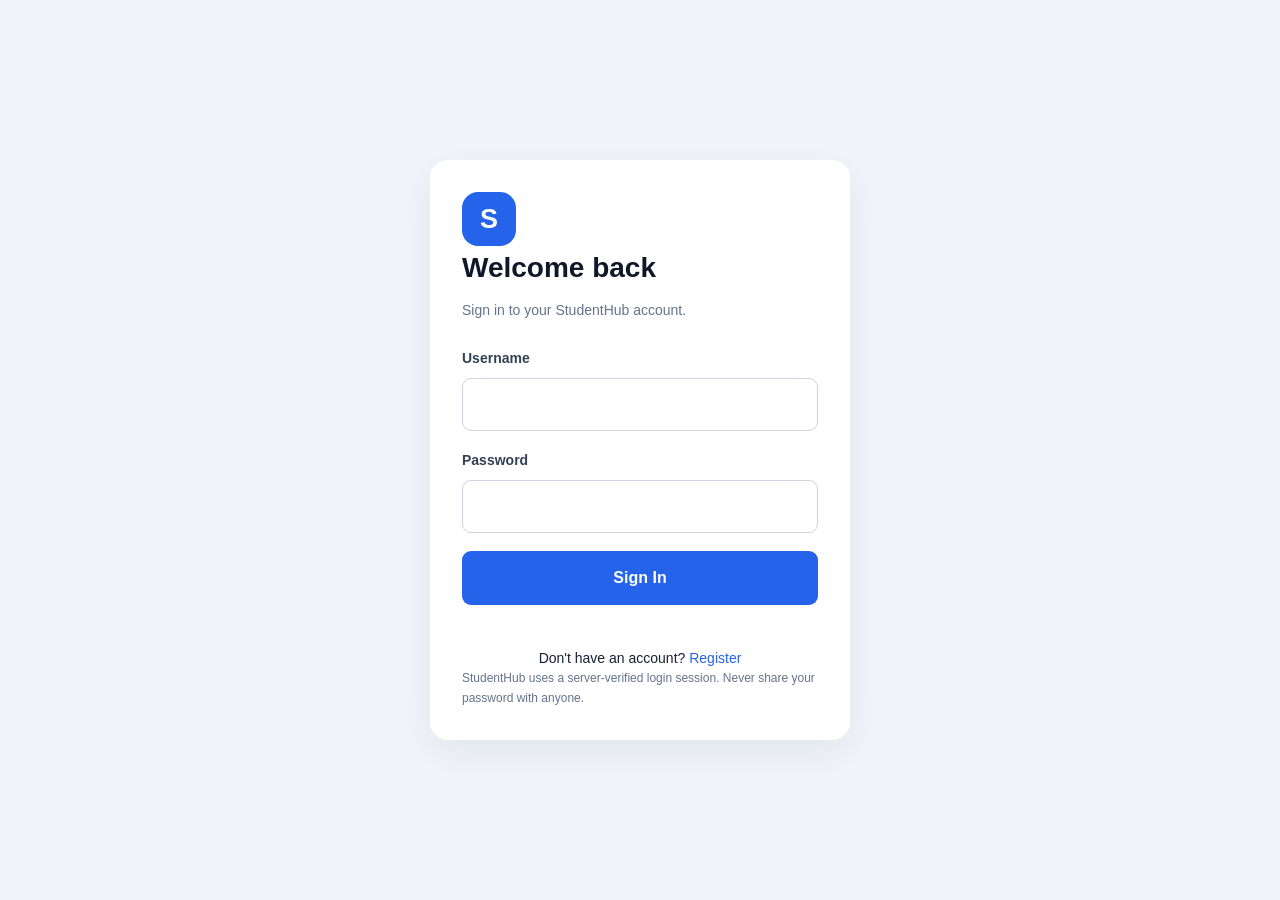
<file: index.html>
<!DOCTYPE html>
<html lang="en">
<head>
    <meta charset="UTF-8">
    <meta name="viewport" content="width=device-width, initial-scale=1.0">

    <title>StudentHub - Student Management Dashboard</title>
    <meta name="theme-color" content="#2563eb">
    <meta name="description" content="Manage student records with StudentHub.">
    <link rel="stylesheet" href="style.css">
</head>
<body>

<div class="app-layout">

    <!-- SIDEBAR -->
    <aside class="sidebar" id="sidebar">
        <a href="#dashboard" class="brand">
            <span class="brand-icon">S</span>
            <span>Student<span class="brand-light">Hub</span></span>
        </a>

        <p class="nav-label">MAIN MENU</p>

        <nav class="side-nav">
            <a href="#dashboard" class="nav-link active">
                <span class="nav-icon">⌂</span>
                <span>Dashboard</span>
            </a>

            <a href="#students" class="nav-link">
                <span class="nav-icon">♙</span>
                <span>Students</span>
            </a>

            <a href="#contact" class="nav-link">
                <span class="nav-icon">✉</span>
                <span>Messages</span>
            </a>

            <a href="#reports" class="nav-link">
                <span class="nav-icon">▥</span>
                <span>Reports</span>
            </a>
        </nav>

        <div class="sidebar-bottom">
            <p class="nav-label">PREFERENCES</p>

            <a href="#contact" class="nav-link">
                <span class="nav-icon">⚙</span>
                <span>Settings / Contact</span>
            </a>

            <div class="sidebar-note">
                <span class="note-icon">✦</span>
                <strong>Keep learning!</strong>
                <p>Organize your student records in one place.</p>
            </div>
        </div>
    </aside>

    <!-- MAIN AREA -->
    <main class="main-area" id="dashboard">

        <!-- TOPBAR -->
        <header class="topbar">
            <div class="topbar-left">
                <button
                    type="button"
                    class="menu-toggle"
                    id="menuToggle"
                    aria-label="Toggle navigation"
                    aria-expanded="false"
                >☰</button>

                <div>
                    <h1>Dashboard</h1>
                    <p class="topbar-subtitle">
                        Welcome back! Here's your student overview.
                    </p>
                </div>
            </div>

            
<div class="admin-profile">
    <div class="admin-avatar" id="currentAvatar">U</div>
    <div>
        <strong id="currentUsername">User</strong>
        <span id="currentUserRole">User</span>
    </div>
    <button type="button" id="logoutBtn" class="secondary-button">
        Logout
    </button>
</div>


        <div class="dashboard-content">

            <!-- PAGE INTRO -->
            <section class="welcome-banner">
                <div>
                    <span class="eyebrow">STUDENT MANAGEMENT SYSTEM</span>
                    <h2>Manage your students easily.</h2>
                    <p>View, organize and update your student records.</p>
                </div>

                <a class="primary-button banner-button" href="#studentForm">
                    <span>＋</span> Add New Student
                </a>
            </section>

            <!-- STATISTIC CARDS -->
            <section class="stats-grid" aria-label="Student statistics">

                <article class="stat-card">
                    <div class="stat-top">
                        <span class="stat-label">Total Students</span>
                        <span class="stat-icon blue">♙</span>
                    </div>
                    <strong class="stat-number" id="totalStudents">0</strong>
                    <span class="stat-caption">All saved student records</span>
                </article>

                <article class="stat-card">
                    <div class="stat-top">
                        <span class="stat-label">Different Majors</span>
                        <span class="stat-icon purple">▤</span>
                    </div>
                    <strong class="stat-number" id="totalMajors">0</strong>
                    <span class="stat-caption">Unique majors in your records</span>
                </article>

                <article class="stat-card">
                    <div class="stat-top">
                        <span class="stat-label">Average Age</span>
                        <span class="stat-icon green">◷</span>
                    </div>
                    <strong class="stat-number" id="averageAge">0</strong>
                    <span class="stat-caption">Based on saved student ages</span>
                </article>

                <article class="stat-card">
                    <div class="stat-top">
                        <span class="stat-label">Search Results</span>
                        <span class="stat-icon orange">⌕</span>
                    </div>
                    <strong class="stat-number" id="searchResults">0</strong>
                    <span class="stat-caption">Students matching your search</span>
                </article>

            </section>

            <!-- CHART AND QUICK SUMMARY -->
            <section class="overview-grid" id="reports">

                <article class="panel chart-panel">
                    <div class="panel-heading">
                        <div>
                            <h2>Students by Major</h2>
                            <p>Distribution of saved student records</p>
                        </div>
                        <span class="panel-badge">Overview</span>
                    </div>

                    <div id="majorChart" class="major-chart">
                        <p class="empty-chart">
                            Add students to see your major statistics.
                        </p>
                    </div>
                </article>

                <article class="panel quick-panel">
                    <div class="panel-heading">
                        <div>
                            <h2>Quick Actions</h2>
                            <p>Common tasks</p>
                        </div>
                    </div>

                    <a href="#studentForm" class="quick-action">
                        <span class="quick-icon blue">＋</span>
                        <span>
                            <strong>Add a Student</strong>
                            <small>Create a new student record</small>
                        </span>
                        <span class="action-arrow">›</span>
                    </a>

                    <a href="#search" class="quick-action">
                        <span class="quick-icon purple">⌕</span>
                        <span>
                            <strong>Find a Student</strong>
                            <small>Search your saved records</small>
                        </span>
                        <span class="action-arrow">›</span>
                    </a>

                    <a href="#contact" class="quick-action">
                        <span class="quick-icon green">✉</span>
                        <span>
                            <strong>Send a Message</strong>
                            <small>Contact through Telegram</small>
                        </span>
                        <span class="action-arrow">›</span>
                    </a>
                </article>

            </section>

            <!-- STUDENT MANAGEMENT -->
            <section class="panel students-panel" id="students">

                <div class="panel-heading students-heading">
                    <div>
                        <h2>Student Records</h2>
                        <p>Manage all your student information here.</p>
                    </div>

                    <a href="#studentForm" class="primary-button">
                        ＋ Add Student
                    </a>
                </div>

                <!-- ADD / EDIT FORM -->
                <details class="form-disclosure" id="studentFormSection">
                    <summary id="formSummary">＋ Add a new student</summary>

                    <form id="studentForm" class="student-form">
                        <input type="hidden" id="studentId">

                        <div class="field">
                            <label for="name">Student Name</label>
                            <input
                                type="text"
                                id="name"
                                placeholder="Enter student name"
                                maxlength="100"
                                required
                            >
                        </div>

                        <div class="field">
                            <label for="age">Age</label>
                            <input
                                type="number"
                                id="age"
                                placeholder="Enter age"
                                min="1"
                                max="120"
                                step="1"
                                required
                            >
                        </div>

                        <div class="field">
                            <label for="major">Major</label>
                            <input
                                type="text"
                                id="major"
                                placeholder="Enter major"
                                maxlength="100"
                                required
                            >
                        </div>

                        <div class="form-buttons">
                            <button
                                type="submit"
                                id="submitBtn"
                                class="primary-button"
                            >
                                Add Student
                            </button>

                            <button
                                type="button"
                                id="cancelEditBtn"
                                class="secondary-button"
                                hidden
                            >
                                Cancel
                            </button>
                        </div>
                    </form>
                </details>

                <!-- SEARCH -->
                <div class="table-toolbar">
                    <div class="search-box">
                        <span aria-hidden="true">⌕</span>
                        <input
                            type="search"
                            id="search"
                            placeholder="Search by name or major..."
                            aria-label="Search students"
                        >
                    </div>

                    <span id="count" class="results-count">
                        Showing 0 students
                    </span>
                </div>

                <!-- TABLE -->
                <div class="table-wrapper">
                    <table>
                        <thead>
                            <tr>
                                <th>Student ID</th>
                                <th>Name</th>
                                <th>Age</th>
                                <th>Major</th>
                                <th>Actions</th>
                            </tr>
                        </thead>

                        <tbody id="studentList"></tbody>
                    </table>
                </div>

                <p
                    id="message"
                    class="status-message"
                    role="status"
                    aria-live="polite"
                ></p>

                <!-- DATABASE STATUS TEXT -->
                <div class="table-footer">
                    <span>
                        Student records are saved in the online database.
                    </span>
                    <a href="#dashboard">Back to top ↑</a>
                </div>

            </section>

            <!-- CONTACT FORM -->
            <section class="panel contact-panel" id="contact">
                <div class="panel-heading">
                    <div>
                        <h2>Contact &amp; Messages</h2>
                        <p>
                            Send a message to your connected Telegram chat.
                        </p>
                    </div>

                    <span class="telegram-label">✉ Telegram</span>
                </div>

                <form id="contactForm" class="contact-form">

                    <div class="field">
                        <label for="contactName">Your Name</label>
                        <input
                            type="text"
                            id="contactName"
                            name="name"
                            placeholder="Enter your name"
                            maxlength="100"
                            autocomplete="name"
                            required
                        >
                    </div>

                    <div class="field">
                        <label for="contactMessage">Your Message</label>
                        <textarea
                            id="contactMessage"
                            name="message"
                            placeholder="Write your message..."
                            maxlength="2000"
                            rows="4"
                            required
                        ></textarea>
                    </div>

                    <div class="contact-submit-row">
                        <button
                            type="submit"
                            id="sendBtn"
                            class="primary-button"
                        >
                            Send Message →
                        </button>

                        <p
                            id="formStatus"
                            role="status"
                            aria-live="polite"
                        ></p>
                    </div>

                </form>
            </section>

            <!-- FOOTER -->
            <footer class="page-footer">
                <span>© 2026 Meng hor</span>
                <span>Student Management Dashboard</span>
            </footer>

        </div>
    </main>

</div>

<div class="sidebar-overlay" id="sidebarOverlay"></div>

<script src="script.js"></script>
</body>
</html>
</file>
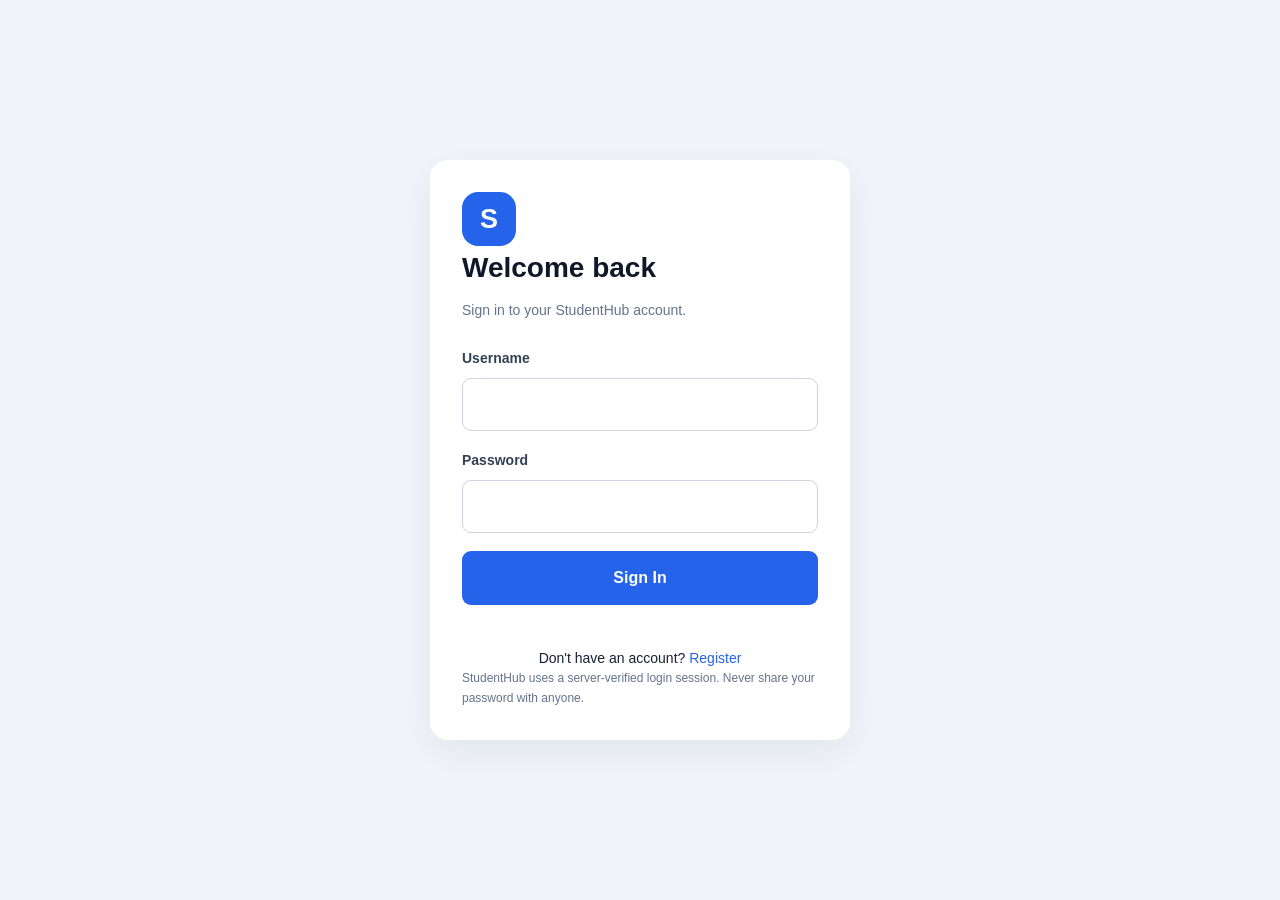
<file: login.html>
<!DOCTYPE html>
<html lang="en">
<head>
    <meta charset="UTF-8">
    <meta name="viewport" content="width=device-width, initial-scale=1.0">
    <title>Login - StudentHub</title>
    <link rel="stylesheet" href="style.css">
    <style>
        body {
            min-height: 100vh;
            margin: 0;
            display: grid;
            place-items: center;
            padding: 20px;
            box-sizing: border-box;
            background: #f1f5f9;
            font-family: Arial, sans-serif;
        }
        .auth-card {
            width: 100%;
            max-width: 420px;
            box-sizing: border-box;
            padding: 32px;
            border-radius: 18px;
            background: white;
            box-shadow: 0 12px 40px #0f172a12;
        }
        .auth-logo {
            display: grid;
            place-items: center;
            width: 54px;
            height: 54px;
            border-radius: 16px;
            background: #2563eb;
            color: white;
            font-size: 27px;
            font-weight: bold;
        }
        h1 { margin-bottom: 8px; color: #0f172a; }
        .subtitle { margin-bottom: 26px; color: #64748b; }
        .auth-field { margin-bottom: 18px; }
        .auth-field label {
            display: block;
            margin-bottom: 8px;
            font-weight: 600;
            color: #334155;
        }
        .auth-field input {
            width: 100%;
            box-sizing: border-box;
            padding: 13px;
            border: 1px solid #cbd5e1;
            border-radius: 9px;
            font-size: 16px;
        }
        .auth-button {
            width: 100%;
            padding: 14px;
            border: 0;
            border-radius: 9px;
            background: #2563eb;
            color: white;
            font-size: 16px;
            font-weight: bold;
            cursor: pointer;
        }
        .auth-button:disabled { opacity: .65; cursor: wait; }
        .auth-message { min-height: 22px; font-size: 14px; }
        .auth-links { margin-top: 20px; text-align: center; }
        .auth-links a { color: #2563eb; text-decoration: none; }
        .auth-help { color: #64748b; font-size: 12px; line-height: 1.6; }
    </style>
</head>
<body>
    <main class="auth-card">
        <div class="auth-logo">S</div>
        <h1>Welcome back</h1>
        <p class="subtitle">Sign in to your StudentHub account.</p>

        <form id="loginForm">
            <div class="auth-field">
                <label for="username">Username</label>
                <input
                    id="username"
                    name="username"
                    autocomplete="username"
                    minlength="3"
                    maxlength="30"
                    required
                >
            </div>

            <div class="auth-field">
                <label for="password">Password</label>
                <input
                    id="password"
                    name="password"
                    type="password"
                    autocomplete="current-password"
                    required
                >
            </div>

            <button class="auth-button" id="loginButton" type="submit">
                Sign In
            </button>

            <p class="auth-message" id="authMessage" role="status"></p>
        </form>

        <p class="auth-links">
            Don't have an account?
            <a href="register.html">Register</a>
        </p>

        <p class="auth-help">
            StudentHub uses a server-verified login session.
            Never share your password with anyone.
        </p>
    </main>

    <script src="auth.js"></script>
</body>
</html>
</file>
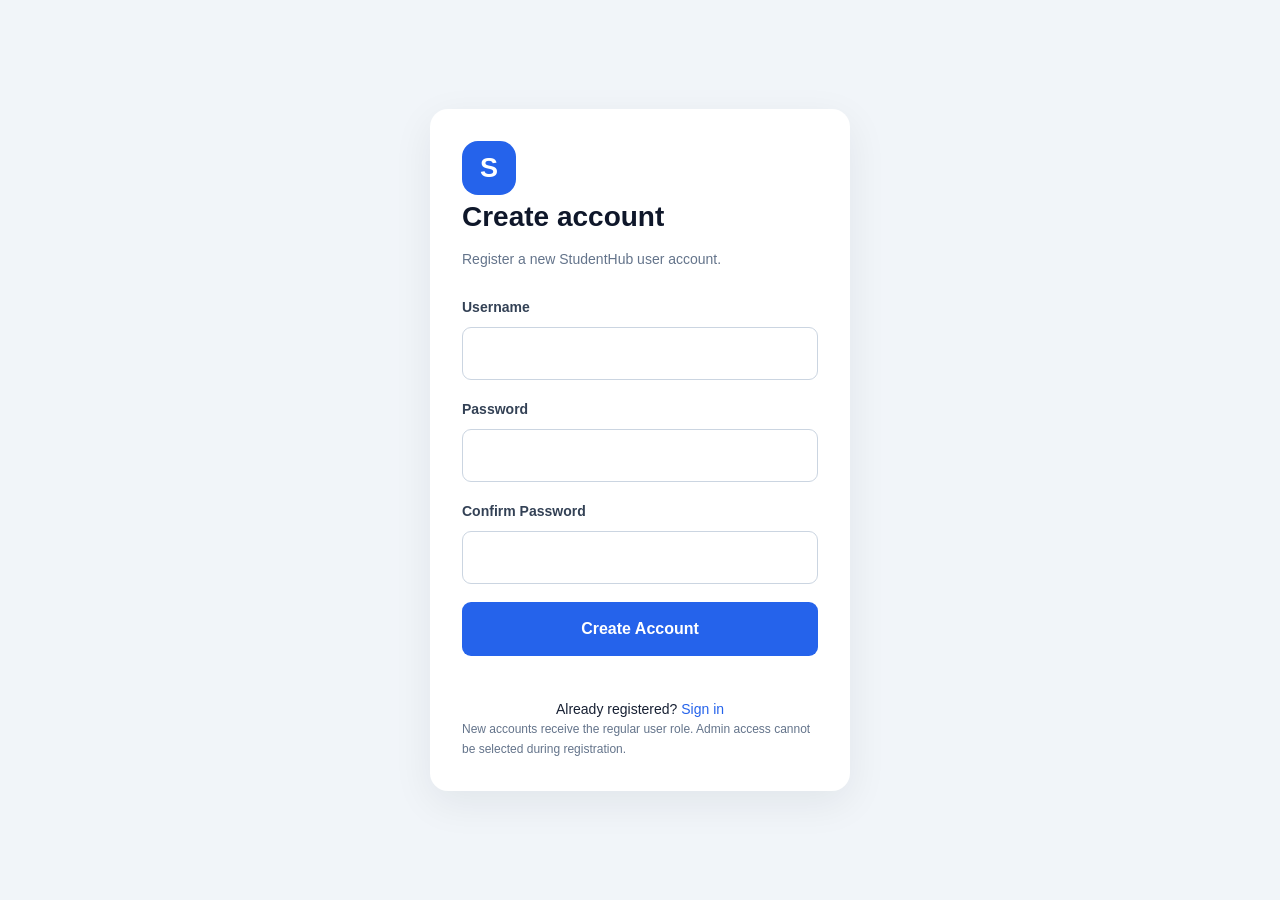
<file: register.html>
<!DOCTYPE html>
<html lang="en">
<head>
    <meta charset="UTF-8">
    <meta name="viewport" content="width=device-width, initial-scale=1.0">
    <title>Register - StudentHub</title>
    <link rel="stylesheet" href="style.css">
    <style>
        body {
            min-height: 100vh;
            margin: 0;
            display: grid;
            place-items: center;
            padding: 20px;
            box-sizing: border-box;
            background: #f1f5f9;
            font-family: Arial, sans-serif;
        }
        .auth-card {
            width: 100%;
            max-width: 420px;
            box-sizing: border-box;
            padding: 32px;
            border-radius: 18px;
            background: white;
            box-shadow: 0 12px 40px #0f172a12;
        }
        .auth-logo {
            display: grid;
            place-items: center;
            width: 54px;
            height: 54px;
            border-radius: 16px;
            background: #2563eb;
            color: white;
            font-size: 27px;
            font-weight: bold;
        }
        h1 { margin-bottom: 8px; color: #0f172a; }
        .subtitle { margin-bottom: 26px; color: #64748b; }
        .auth-field { margin-bottom: 18px; }
        .auth-field label {
            display: block;
            margin-bottom: 8px;
            font-weight: 600;
            color: #334155;
        }
        .auth-field input {
            width: 100%;
            box-sizing: border-box;
            padding: 13px;
            border: 1px solid #cbd5e1;
            border-radius: 9px;
            font-size: 16px;
        }
        .auth-button {
            width: 100%;
            padding: 14px;
            border: 0;
            border-radius: 9px;
            background: #2563eb;
            color: white;
            font-size: 16px;
            font-weight: bold;
            cursor: pointer;
        }
        .auth-button:disabled { opacity: .65; cursor: wait; }
        .auth-message { min-height: 22px; font-size: 14px; }
        .auth-links { margin-top: 20px; text-align: center; }
        .auth-links a { color: #2563eb; text-decoration: none; }
        .auth-help { color: #64748b; font-size: 12px; line-height: 1.6; }
    </style>
</head>
<body>
    <main class="auth-card">
        <div class="auth-logo">S</div>
        <h1>Create account</h1>
        <p class="subtitle">Register a new StudentHub user account.</p>

        <form id="registerForm">
            <div class="auth-field">
                <label for="username">Username</label>
                <input
                    id="username"
                    name="username"
                    autocomplete="username"
                    minlength="3"
                    maxlength="30"
                    pattern="[A-Za-z0-9_.-]+"
                    title="Use letters, numbers, periods, underscores or hyphens."
                    required
                >
            </div>

            <div class="auth-field">
                <label for="password">Password</label>
                <input
                    id="password"
                    name="password"
                    type="password"
                    autocomplete="new-password"
                    minlength="10"
                    maxlength="128"
                    required
                >
            </div>

            <div class="auth-field">
                <label for="confirmPassword">Confirm Password</label>
                <input
                    id="confirmPassword"
                    name="confirmPassword"
                    type="password"
                    autocomplete="new-password"
                    minlength="10"
                    maxlength="128"
                    required
                >
            </div>

            <button class="auth-button" id="registerButton" type="submit">
                Create Account
            </button>

            <p class="auth-message" id="authMessage" role="status"></p>
        </form>

        <p class="auth-links">
            Already registered?
            <a href="login.html">Sign in</a>
        </p>

        <p class="auth-help">
            New accounts receive the regular user role.
            Admin access cannot be selected during registration.
        </p>
    </main>

    <script src="auth.js"></script>
</body>
</html>
</file>
<file: style.css>
/* ==========================================
   STUDENTHUB DASHBOARD
   Blue & White Responsive UI
========================================== */

:root {
    --blue: #2563eb;
    --blue-dark: #1d4ed8;
    --blue-soft: #eff6ff;
    --purple-soft: #f3e8ff;
    --green-soft: #dcfce7;
    --orange-soft: #ffedd5;
    --bg: #f4f6fb;
    --white: #ffffff;
    --text: #172033;
    --muted: #7b8497;
    --border: #e8ebf2;
    --danger: #e5484d;
    --shadow: 0 5px 24px rgba(31, 49, 85, .045);
}

* {
    box-sizing: border-box;
    margin: 0;
    padding: 0;
}

html {
    scroll-behavior: smooth;
    scroll-padding-top: 24px;
}

body {
    font-family: Inter, "Segoe UI", Arial, sans-serif;
    background: var(--bg);
    color: var(--text);
    font-size: 14px;
    line-height: 1.6;
}

a {
    color: inherit;
    text-decoration: none;
}

button,
input,
textarea {
    font: inherit;
}

button,
a,
summary {
    -webkit-tap-highlight-color: transparent;
}

button {
    cursor: pointer;
}

button:disabled {
    opacity: .6;
    cursor: not-allowed;
}

input,
textarea {
    width: 100%;
    min-width: 0;
    padding: 12px 14px;
    color: var(--text);
    background: #fff;
    border: 1px solid #e1e6ef;
    border-radius: 10px;
    outline: none;
    transition: border-color .2s, box-shadow .2s;
}

input::placeholder,
textarea::placeholder {
    color: #a0a8b8;
}

input:focus,
textarea:focus {
    border-color: var(--blue);
    box-shadow: 0 0 0 3px rgba(37, 99, 235, .1);
}

textarea {
    resize: vertical;
    min-height: 110px;
}

[hidden] {
    display: none !important;
}

/* LAYOUT */

.app-layout {
    min-height: 100vh;
}

.sidebar {
    width: 250px;
    position: fixed;
    inset: 0 auto 0 0;
    z-index: 100;
    display: flex;
    flex-direction: column;
    padding: 28px 18px 20px;
    background: var(--white);
    border-right: 1px solid var(--border);
    transition: transform .25s ease;
}

.brand {
    display: flex;
    align-items: center;
    gap: 11px;
    padding: 0 9px 30px;
    font-size: 21px;
    font-weight: 800;
    letter-spacing: -.7px;
}

.brand-icon {
    width: 36px;
    height: 36px;
    display: grid;
    place-items: center;
    color: white;
    background: linear-gradient(135deg, #4285ff, #1d4ed8);
    border-radius: 11px;
    box-shadow: 0 5px 12px rgba(37, 99, 235, .2);
}

.brand-light {
    color: var(--blue);
}

.nav-label {
    padding: 0 12px;
    margin: 15px 0 10px;
    color: #a1a9b8;
    font-size: 10px;
    font-weight: 800;
    letter-spacing: 1.3px;
}

.side-nav {
    display: grid;
    gap: 6px;
}

.nav-link {
    display: flex;
    align-items: center;
    gap: 13px;
    padding: 12px 13px;
    color: #69758a;
    border-radius: 10px;
    font-weight: 600;
    transition: background .2s, color .2s;
}

.nav-icon {
    width: 23px;
    text-align: center;
    font-size: 20px;
}

.nav-link:hover {
    background: #f3f6ff;
    color: var(--blue);
}

.nav-link.active {
    color: white;
    background: var(--blue);
    box-shadow: 0 5px 12px rgba(37, 99, 235, .15);
}

.sidebar-bottom {
    margin-top: auto;
}

.sidebar-note {
    margin-top: 26px;
    padding: 17px;
    background: #f3f6ff;
    border: 1px solid #e4ebff;
    border-radius: 14px;
}

.note-icon {
    display: inline-grid;
    place-items: center;
    width: 30px;
    height: 30px;
    margin-bottom: 9px;
    color: var(--blue);
    background: white;
    border-radius: 9px;
    font-size: 18px;
}

.sidebar-note strong {
    display: block;
    font-size: 13px;
}

.sidebar-note p {
    margin-top: 5px;
    color: var(--muted);
    font-size: 12px;
    line-height: 1.6;
}

/* MAIN */

.main-area {
    min-height: 100vh;
    margin-left: 250px;
}

.topbar {
    min-height: 94px;
    display: flex;
    align-items: center;
    justify-content: space-between;
    gap: 20px;
    padding: 20px 34px;
    background: white;
    border-bottom: 1px solid var(--border);
}

.topbar-left {
    display: flex;
    align-items: center;
    gap: 14px;
}

.topbar h1 {
    font-size: 24px;
    line-height: 1.3;
    letter-spacing: -.7px;
}

.topbar-subtitle {
    margin-top: 5px;
    color: var(--muted);
    font-size: 12px;
}

.admin-profile {
    display: flex;
    align-items: center;
    gap: 11px;
}

.admin-avatar {
    width: 43px;
    height: 43px;
    display: grid;
    place-items: center;
    color: white;
    background: linear-gradient(135deg, #7c9eff, #2563eb);
    border-radius: 50%;
    font-size: 18px;
    font-weight: 800;
}

.admin-profile strong,
.admin-profile span {
    display: block;
}

.admin-profile strong {
    font-size: 13px;
}

.admin-profile span {
    color: var(--muted);
    font-size: 11px;
}

.menu-toggle {
    display: none;
    width: 40px;
    height: 40px;
    color: var(--text);
    background: white;
    border: 1px solid var(--border);
    border-radius: 9px;
    font-size: 20px;
}

.dashboard-content {
    width: 100%;
    max-width: 1600px;
    margin: 0 auto;
    padding: 28px 32px;
}

/* WELCOME BANNER */

.welcome-banner {
    display: flex;
    align-items: center;
    justify-content: space-between;
    gap: 24px;
    padding: 26px 29px;
    margin-bottom: 24px;
    background: linear-gradient(110deg, #eaf1ff, #f5f7ff 70%, #edf4ff);
    border: 1px solid #e0e9ff;
    border-radius: 16px;
}

.eyebrow {
    color: var(--blue);
    font-size: 10px;
    font-weight: 800;
    letter-spacing: 1.4px;
}

.welcome-banner h2 {
    margin: 6px 0;
    font-size: clamp(20px, 2vw, 27px);
    letter-spacing: -.8px;
}

.welcome-banner p {
    color: var(--muted);
    font-size: 13px;
}

/* BUTTONS */

.primary-button,
.secondary-button {
    min-height: 42px;
    display: inline-flex;
    align-items: center;
    justify-content: center;
    gap: 8px;
    padding: 10px 16px;
    border: 1px solid transparent;
    border-radius: 9px;
    font-size: 12px;
    font-weight: 700;
    text-align: center;
    transition: background .2s, transform .2s, box-shadow .2s;
}

.primary-button {
    color: white;
    background: var(--blue);
}

.primary-button:hover {
    color: white;
    background: var(--blue-dark);
    box-shadow: 0 5px 12px rgba(37, 99, 235, .17);
}

.secondary-button {
    color: #475569;
    background: white;
    border-color: var(--border);
}

.secondary-button:hover {
    background: #f8fafc;
}

button:active {
    transform: scale(.98);
}

/* STAT CARDS */

.stats-grid {
    display: grid;
    grid-template-columns: repeat(4, minmax(0, 1fr));
    gap: 18px;
    margin-bottom: 24px;
}

.stat-card {
    min-width: 0;
    padding: 21px;
    background: white;
    border: 1px solid var(--border);
    border-radius: 15px;
    box-shadow: var(--shadow);
    transition: transform .2s, box-shadow .2s;
}

.stat-card:hover {
    transform: translateY(-3px);
    box-shadow: 0 9px 25px rgba(31, 49, 85, .07);
}

.stat-top {
    display: flex;
    align-items: center;
    justify-content: space-between;
    gap: 8px;
}

.stat-label {
    color: #68758b;
    font-size: 12px;
    font-weight: 600;
}

.stat-icon,
.quick-icon {
    flex-shrink: 0;
    display: grid;
    place-items: center;
    width: 39px;
    height: 39px;
    border-radius: 11px;
    font-size: 22px;
}

.blue {
    color: #2563eb;
    background: #eaf1ff;
}

.purple {
    color: #9333ea;
    background: var(--purple-soft);
}

.green {
    color: #15803d;
    background: var(--green-soft);
}

.orange {
    color: #c2410c;
    background: var(--orange-soft);
}

.stat-number {
    display: block;
    margin: 13px 0 4px;
    font-size: 30px;
    font-weight: 800;
    line-height: 1.2;
    letter-spacing: -.8px;
    overflow-wrap: anywhere;
}

.stat-caption {
    color: var(--muted);
    font-size: 11px;
}

/* PANELS */

.overview-grid {
    display: grid;
    grid-template-columns: minmax(0, 1.35fr) minmax(280px, 1fr);
    gap: 20px;
    margin-bottom: 24px;
}

.panel {
    min-width: 0;
    padding: 23px;
    background: white;
    border: 1px solid var(--border);
    border-radius: 16px;
    box-shadow: var(--shadow);
}

.panel-heading {
    display: flex;
    align-items: center;
    justify-content: space-between;
    gap: 16px;
    margin-bottom: 20px;
}

.panel-heading h2 {
    font-size: 16px;
    font-weight: 800;
    letter-spacing: -.3px;
}

.panel-heading p {
    margin-top: 4px;
    color: var(--muted);
    font-size: 12px;
}

.panel-badge {
    padding: 6px 10px;
    color: var(--blue);
    background: var(--blue-soft);
    border-radius: 8px;
    font-size: 11px;
    font-weight: 700;
}

/* MAJOR CHART */

.major-chart {
    display: grid;
    gap: 16px;
}

.chart-row {
    display: grid;
    grid-template-columns: minmax(85px, 115px) minmax(30px, 1fr) 30px;
    align-items: center;
    gap: 12px;
}

.chart-label {
    color: #647087;
    font-size: 12px;
    overflow-wrap: anywhere;
}

.chart-track {
    height: 10px;
    overflow: hidden;
    background: #edf1f8;
    border-radius: 20px;
}

.chart-fill {
    height: 100%;
    min-width: 0;
    background: linear-gradient(90deg, #3b82f6, #7c9cff);
    border-radius: inherit;
    transition: width .35s ease;
}

.chart-value {
    color: #475569;
    font-size: 12px;
    font-weight: 700;
    text-align: right;
}

.empty-chart {
    padding: 24px 0;
    color: var(--muted);
    text-align: center;
    font-size: 13px;
}

/* QUICK ACTIONS */

.quick-panel {
    display: flex;
    flex-direction: column;
}

.quick-action {
    display: flex;
    align-items: center;
    gap: 12px;
    padding: 14px 0;
    border-bottom: 1px solid #f0f2f7;
}

.quick-action:last-child {
    border-bottom: none;
}

.quick-action > span:nth-child(2) {
    flex: 1;
    min-width: 0;
}

.quick-action strong,
.quick-action small {
    display: block;
}

.quick-action strong {
    font-size: 12px;
}

.quick-action small {
    margin-top: 3px;
    color: var(--muted);
    font-size: 11px;
}

.action-arrow {
    color: #9aa4b5;
    font-size: 22px;
}

.quick-action:hover strong,
.quick-action:hover .action-arrow {
    color: var(--blue);
}

/* STUDENT TABLE */

.students-panel {
    margin-bottom: 24px;
}

.students-heading {
    align-items: flex-start;
}

.students-heading .primary-button {
    flex-shrink: 0;
}

.form-disclosure {
    margin-bottom: 20px;
    border: 1px solid var(--border);
    border-radius: 11px;
    background: #fbfcff;
}

.form-disclosure summary {
    padding: 14px 16px;
    color: var(--blue);
    font-size: 12px;
    font-weight: 750;
    cursor: pointer;
    list-style-position: inside;
}

.form-disclosure[open] summary {
    border-bottom: 1px solid var(--border);
}

.student-form {
    display: grid;
    grid-template-columns: repeat(3, minmax(0, 1fr));
    gap: 15px;
    padding: 18px;
}

.field {
    display: flex;
    flex-direction: column;
    gap: 7px;
    min-width: 0;
}

.field label {
    color: #475569;
    font-size: 12px;
    font-weight: 700;
}

.field input,
.field textarea {
    font-size: 13px;
}

.form-buttons {
    grid-column: 1 / -1;
    display: flex;
    flex-wrap: wrap;
    gap: 9px;
}

.table-toolbar {
    display: flex;
    align-items: center;
    justify-content: space-between;
    gap: 15px;
    margin-bottom: 15px;
}

.search-box {
    width: min(100%, 360px);
    display: flex;
    align-items: center;
    gap: 10px;
    padding: 0 12px;
    border: 1px solid var(--border);
    border-radius: 10px;
    background: white;
}

.search-box > span {
    color: #98a2b3;
    font-size: 23px;
}

.search-box input {
    padding: 11px 0;
    border: none;
    box-shadow: none;
    outline: none;
    font-size: 12px;
}

.search-box input:focus {
    box-shadow: none;
}

.results-count {
    color: var(--muted);
    font-size: 11px;
    text-align: right;
}

.table-wrapper {
    width: 100%;
    overflow-x: auto;
    border: 1px solid var(--border);
    border-radius: 10px;
    -webkit-overflow-scrolling: touch;
}

table {
    width: 100%;
    min-width: 620px;
    border-collapse: collapse;
    text-align: left;
}

thead {
    background: #f7f8fc;
}

th {
    color: #657087;
    font-size: 10px;
    font-weight: 800;
    letter-spacing: .45px;
    text-transform: uppercase;
    white-space: nowrap;
}

th,
td {
    padding: 14px 15px;
    border-bottom: 1px solid #edf0f6;
}

td {
    color: #39445a;
    font-size: 12px;
}

tbody tr {
    transition: background .15s;
}

tbody tr:hover {
    background: #f8faff;
}

tbody tr:last-child td {
    border-bottom: none;
}

.actions {
    display: flex;
    align-items: center;
    gap: 7px;
}

.actions button {
    min-height: 31px;
    padding: 6px 10px;
    color: var(--blue);
    background: var(--blue-soft);
    border: 1px solid #dbeafe;
    border-radius: 7px;
    font-size: 11px;
    font-weight: 700;
}

.actions button:hover {
    background: #dbeafe;
}

.actions .delete-btn {
    color: var(--danger);
    background: #fff1f2;
    border-color: #ffe0e3;
}

.actions .delete-btn:hover {
    color: white;
    background: var(--danger);
}

.status-message {
    min-height: 22px;
    margin-top: 10px;
    color: var(--blue);
    font-size: 12px;
    font-weight: 600;
    overflow-wrap: anywhere;
}

.table-footer {
    display: flex;
    justify-content: space-between;
    flex-wrap: wrap;
    gap: 10px;
    margin-top: 15px;
    color: var(--muted);
    font-size: 11px;
}

.table-footer a {
    color: var(--blue);
    font-weight: 700;
}

/* CONTACT */

.contact-panel {
    margin-bottom: 24px;
}

.telegram-label {
    padding: 8px 11px;
    color: #0879bd;
    background: #e8f6ff;
    border-radius: 8px;
    font-size: 11px;
    font-weight: 700;
}

.contact-form {
    display: grid;
    gap: 16px;
}

.contact-form textarea {
    min-height: 115px;
}

.contact-submit-row {
    display: flex;
    align-items: center;
    flex-wrap: wrap;
    gap: 15px;
}

.contact-submit-row .primary-button {
    border: none;
}

#formStatus {
    min-height: 22px;
    margin: 0;
    color: #475569;
    font-size: 12px;
    overflow-wrap: anywhere;
}

/* FOOTER */

.page-footer {
    display: flex;
    justify-content: space-between;
    flex-wrap: wrap;
    gap: 12px;
    padding: 5px 2px 15px;
    color: #8992a3;
    font-size: 11px;
}

/* MOBILE SIDEBAR */

.sidebar-overlay {
    display: none;
}

@media (max-width: 1100px) {
    .sidebar {
        width: 220px;
    }

    .main-area {
        margin-left: 220px;
    }

    .dashboard-content {
        padding: 24px 20px;
    }

    .topbar {
        padding: 20px;
    }

    .stats-grid {
        grid-template-columns: repeat(2, minmax(0, 1fr));
    }

    .overview-grid {
        grid-template-columns: 1fr;
    }
}

@media (max-width: 760px) {
    .sidebar {
        width: 260px;
        transform: translateX(-100%);
        box-shadow: none;
    }

    .sidebar.open {
        transform: translateX(0);
        box-shadow: 12px 0 35px rgba(15, 23, 42, .12);
    }

    .sidebar-overlay.visible {
        display: block;
        position: fixed;
        inset: 0;
        z-index: 90;
        background: rgba(15, 23, 42, .35);
    }

    .main-area {
        margin-left: 0;
    }

    .menu-toggle {
        display: inline-grid;
        place-items: center;
        flex-shrink: 0;
    }

    .topbar {
        min-height: 80px;
        padding: 15px;
    }

    .topbar h1 {
        font-size: 20px;
    }

    .topbar-subtitle {
        max-width: 210px;
        font-size: 11px;
    }

    .admin-profile > div:last-child {
        display: none;
    }

    .dashboard-content {
        padding: 18px 14px;
    }

    .welcome-banner {
        align-items: flex-start;
        flex-direction: column;
        padding: 21px;
    }

    .banner-button {
        width: 100%;
    }

    .stats-grid {
        gap: 12px;
    }

    .stat-card {
        padding: 16px;
    }

    .stat-number {
        font-size: 25px;
    }

    .stat-label {
        font-size: 11px;
    }

    .stat-icon {
        width: 33px;
        height: 33px;
        font-size: 19px;
    }

    .panel {
        padding: 17px;
    }

    .student-form {
        grid-template-columns: 1fr;
    }

    .form-buttons {
        grid-column: auto;
    }

    .table-toolbar {
        align-items: stretch;
        flex-direction: column;
    }

    .search-box {
        width: 100%;
    }

    .results-count {
        text-align: left;
    }

    .students-heading {
        flex-direction: column;
    }

    .students-heading .primary-button {
        width: 100%;
    }
}

@media (max-width: 420px) {
    .dashboard-content {
        padding: 14px 10px;
    }

    .topbar {
        gap: 8px;
        padding: 13px 10px;
    }

    .topbar-left {
        gap: 9px;
    }

    .topbar h1 {
        font-size: 18px;
    }

    .topbar-subtitle {
        max-width: 190px;
    }

    .admin-avatar {
        width: 36px;
        height: 36px;
    }

    .stats-grid {
        gap: 9px;
    }

    .stat-card {
        padding: 12px;
    }

    .stat-number {
        font-size: 23px;
    }

    .stat-caption {
        font-size: 10px;
    }

    .panel {
        padding: 14px;
    }

    .panel-heading {
        gap: 10px;
    }

    .chart-row {
        grid-template-columns: 80px minmax(25px, 1fr) 22px;
        gap: 7px;
    }

    .chart-label,
    .chart-value {
        font-size: 10px;
    }

    .contact-submit-row .primary-button {
        width: 100%;
    }
}

@media (prefers-reduced-motion: reduce) {
    *,
    *::before,
    *::after {
        scroll-behavior: auto !important;
        transition-duration: .01ms !important;
    }
}


/* ==========================================
   DASHBOARD POLISH - VERSION 2
========================================== */

/* More compact desktop layout */
@media (min-width: 761px) {
    .dashboard-content {
        padding: 22px 24px;
    }

    .topbar {
        min-height: 82px;
        padding: 16px 28px;
    }

    .welcome-banner {
        padding: 22px 26px;
        margin-bottom: 20px;
    }

    .stats-grid {
        gap: 14px;
        margin-bottom: 20px;
    }

    .stat-card {
        padding: 18px;
    }

    .stat-number {
        font-size: 28px;
    }

    .overview-grid {
        gap: 16px;
        margin-bottom: 20px;
    }

    .panel {
        padding: 20px;
    }
}

/* Student table improvements */
.students-panel {
    scroll-margin-top: 20px;
}

.students-heading {
    align-items: center;
}

.table-wrapper {
    border-radius: 11px;
}

table {
    min-width: 650px;
}

thead th {
    padding-top: 13px;
    padding-bottom: 13px;
}

tbody td {
    vertical-align: middle;
}

tbody tr:hover td {
    background: #f5f8ff;
}

.actions {
    flex-wrap: wrap;
}

.actions button {
    min-height: 34px;
    padding: 7px 11px;
    white-space: nowrap;
}

#studentFormSection {
    scroll-margin-top: 20px;
}

#studentFormSection summary:hover {
    background: #f2f6ff;
}

#message:empty,
#formStatus:empty {
    min-height: 0;
}

/* Better mobile form and table */
@media (max-width: 760px) {
    .dashboard-content {
        padding: 16px 12px;
    }

    .welcome-banner {
        gap: 16px;
        border-radius: 14px;
    }

    .welcome-banner h2 {
        font-size: 22px;
        line-height: 1.35;
    }

    .stats-grid {
        grid-template-columns: repeat(2, minmax(0, 1fr));
    }

    .stat-card {
        min-height: 145px;
    }

    .overview-grid {
        gap: 14px;
    }

    .students-heading {
        align-items: stretch;
    }

    .student-form {
        gap: 13px;
        padding: 14px;
    }

    .form-buttons button {
        flex: 1;
    }

    .table-wrapper {
        margin-bottom: 4px;
    }

    .table-footer {
        line-height: 1.8;
    }

    .contact-form .field input,
    .contact-form .field textarea,
    .student-form .field input {
        font-size: 16px;
    }

    .sidebar {
        max-height: 100dvh;
        overflow-y: auto;
    }
}

@media (max-width: 380px) {
    .stats-grid {
        grid-template-columns: 1fr;
    }

    .stat-card {
        min-height: auto;
    }

    .panel-heading h2 {
        font-size: 15px;
    }

    .welcome-banner h2 {
        font-size: 20px;
    }
}
</file>
